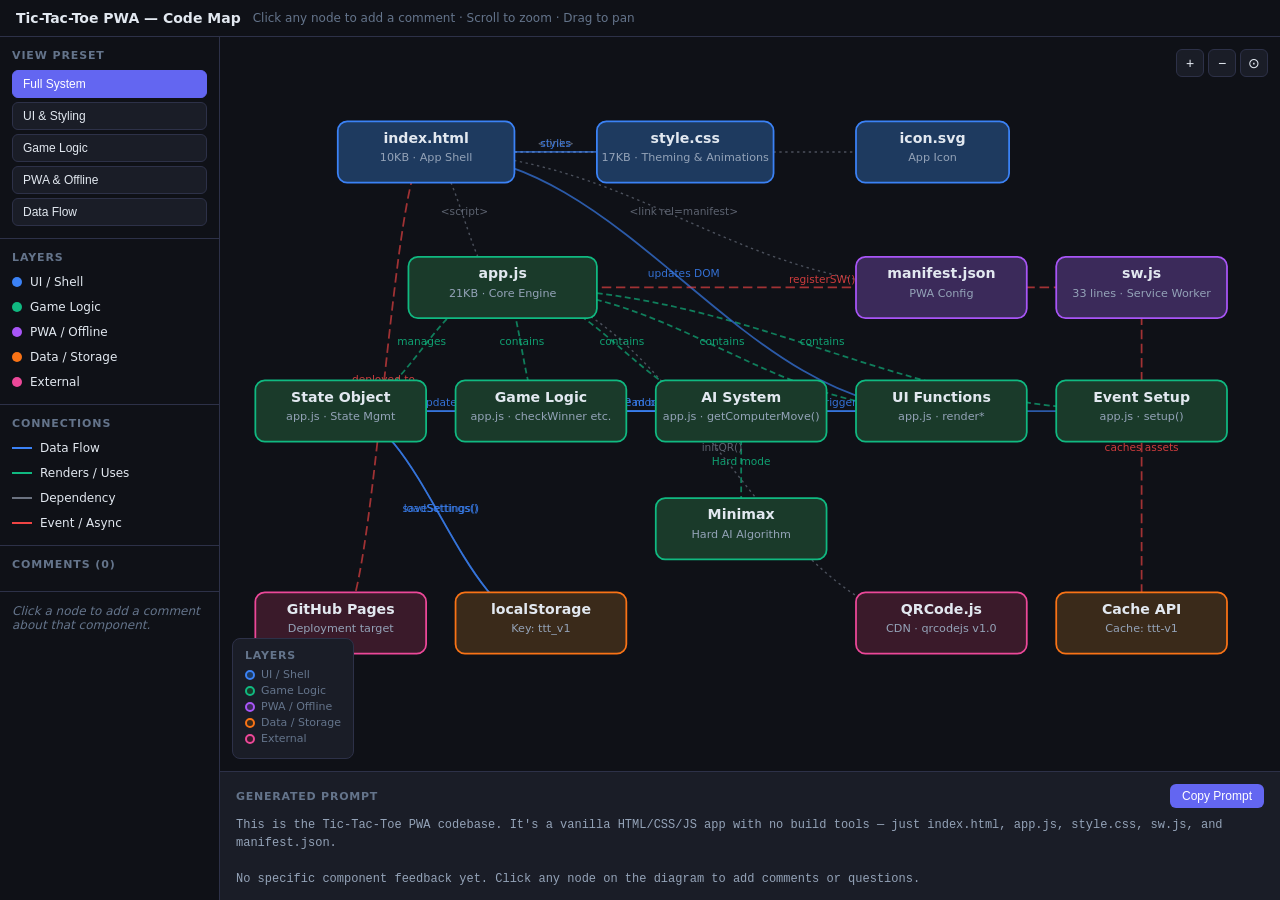
<file: codemap-playground.html>
<!DOCTYPE html>
<html lang="en">
<head>
<meta charset="UTF-8">
<meta name="viewport" content="width=device-width, initial-scale=1.0">
<title>Tic-Tac-Toe PWA — Code Map</title>
<style>
  *, *::before, *::after { box-sizing: border-box; margin: 0; padding: 0; }
  :root {
    --bg: #0f1117;
    --surface: #1a1d27;
    --border: #2d3148;
    --text: #e2e8f0;
    --muted: #64748b;
    --accent: #6366f1;
    --node-ui: #1e3a5f;
    --node-ui-border: #3b82f6;
    --node-logic: #1a3a2a;
    --node-logic-border: #10b981;
    --node-pwa: #3b2a5a;
    --node-pwa-border: #a855f7;
    --node-data: #3a2a1a;
    --node-data-border: #f97316;
    --node-external: #3a1a2a;
    --node-external-border: #ec4899;
  }
  body { font-family: system-ui, -apple-system, sans-serif; background: var(--bg); color: var(--text); height: 100vh; display: flex; flex-direction: column; overflow: hidden; }

  /* Header */
  header { padding: 10px 16px; border-bottom: 1px solid var(--border); display: flex; align-items: center; gap: 12px; flex-shrink: 0; }
  header h1 { font-size: 14px; font-weight: 600; color: var(--text); }
  header span { font-size: 12px; color: var(--muted); }

  /* Main layout */
  .layout { display: flex; flex: 1; overflow: hidden; }

  /* Sidebar */
  .sidebar { width: 220px; flex-shrink: 0; border-right: 1px solid var(--border); display: flex; flex-direction: column; overflow: hidden; }
  .sidebar-section { padding: 12px; border-bottom: 1px solid var(--border); }
  .sidebar-section h3 { font-size: 11px; font-weight: 600; color: var(--muted); text-transform: uppercase; letter-spacing: 0.08em; margin-bottom: 8px; }

  /* Presets */
  .presets { display: flex; flex-direction: column; gap: 4px; }
  .preset-btn { background: var(--surface); border: 1px solid var(--border); color: var(--text); font-size: 12px; padding: 6px 10px; border-radius: 6px; cursor: pointer; text-align: left; transition: all 0.15s; }
  .preset-btn:hover { border-color: var(--accent); color: var(--accent); }
  .preset-btn.active { background: var(--accent); border-color: var(--accent); color: #fff; }

  /* Layer toggles */
  .layer-toggles { display: flex; flex-direction: column; gap: 5px; }
  .layer-toggle { display: flex; align-items: center; gap: 8px; font-size: 12px; cursor: pointer; padding: 3px 0; }
  .layer-toggle input { display: none; }
  .layer-dot { width: 10px; height: 10px; border-radius: 50%; flex-shrink: 0; transition: opacity 0.2s; }
  .layer-toggle.off .layer-dot { opacity: 0.3; }
  .layer-toggle.off span { color: var(--muted); }
  .layer-name { flex: 1; }

  /* Connection filters */
  .conn-filters { display: flex; flex-direction: column; gap: 5px; }
  .conn-filter { display: flex; align-items: center; gap: 8px; font-size: 12px; cursor: pointer; padding: 3px 0; }
  .conn-filter input { display: none; }
  .conn-line { width: 20px; height: 2px; flex-shrink: 0; }
  .conn-filter.off .conn-line { opacity: 0.3; }
  .conn-filter.off span { color: var(--muted); }

  /* Comments */
  .comments-scroll { flex: 1; overflow-y: auto; padding: 12px; }
  .no-comments { font-size: 12px; color: var(--muted); font-style: italic; }
  .comment-item { background: var(--surface); border: 1px solid var(--border); border-radius: 6px; padding: 8px; margin-bottom: 6px; font-size: 12px; }
  .comment-target { font-weight: 600; color: var(--accent); margin-bottom: 3px; font-size: 11px; }
  .comment-text { color: var(--text); line-height: 1.4; margin-bottom: 6px; }
  .comment-delete { background: none; border: none; color: var(--muted); font-size: 11px; cursor: pointer; padding: 0; }
  .comment-delete:hover { color: #ef4444; }

  /* Canvas area */
  .canvas-area { flex: 1; display: flex; flex-direction: column; overflow: hidden; }
  .canvas-wrap { flex: 1; position: relative; overflow: hidden; background: var(--bg); }
  svg#diagram { width: 100%; height: 100%; cursor: grab; display: block; }
  svg#diagram:active { cursor: grabbing; }

  /* Zoom controls */
  .zoom-controls { position: absolute; top: 12px; right: 12px; display: flex; gap: 4px; z-index: 10; }
  .zoom-btn { background: var(--surface); border: 1px solid var(--border); color: var(--text); width: 28px; height: 28px; border-radius: 6px; cursor: pointer; font-size: 14px; display: flex; align-items: center; justify-content: center; transition: border-color 0.15s; }
  .zoom-btn:hover { border-color: var(--accent); }

  /* Legend */
  .legend { position: absolute; bottom: 12px; left: 12px; background: var(--surface); border: 1px solid var(--border); border-radius: 8px; padding: 10px 12px; font-size: 11px; z-index: 10; }
  .legend-title { font-weight: 600; color: var(--muted); text-transform: uppercase; letter-spacing: 0.07em; margin-bottom: 6px; }
  .legend-item { display: flex; align-items: center; gap: 6px; margin-bottom: 3px; color: var(--muted); }
  .legend-swatch { width: 10px; height: 10px; border-radius: 50%; border: 2px solid; }

  /* Prompt area */
  .prompt-area { border-top: 1px solid var(--border); padding: 12px 16px; flex-shrink: 0; background: var(--surface); }
  .prompt-header { display: flex; justify-content: space-between; align-items: center; margin-bottom: 8px; }
  .prompt-header span { font-size: 11px; color: var(--muted); font-weight: 600; text-transform: uppercase; letter-spacing: 0.07em; }
  .copy-btn { background: var(--accent); border: none; color: #fff; font-size: 12px; padding: 5px 12px; border-radius: 6px; cursor: pointer; transition: opacity 0.15s; }
  .copy-btn:hover { opacity: 0.85; }
  .prompt-text { font-family: 'Courier New', monospace; font-size: 12px; color: #94a3b8; line-height: 1.5; max-height: 80px; overflow-y: auto; white-space: pre-wrap; }

  /* Modal */
  .modal-overlay { display: none; position: fixed; inset: 0; background: rgba(0,0,0,0.6); z-index: 100; align-items: center; justify-content: center; }
  .modal-overlay.open { display: flex; }
  .modal { background: var(--surface); border: 1px solid var(--border); border-radius: 10px; padding: 20px; width: 380px; max-width: 90vw; }
  .modal h3 { font-size: 14px; margin-bottom: 4px; }
  .modal-subtitle { font-size: 11px; color: var(--muted); margin-bottom: 12px; font-family: monospace; }
  .modal textarea { width: 100%; background: var(--bg); border: 1px solid var(--border); color: var(--text); border-radius: 6px; padding: 8px 10px; font-size: 12px; font-family: system-ui, sans-serif; resize: vertical; min-height: 80px; outline: none; }
  .modal textarea:focus { border-color: var(--accent); }
  .modal-actions { display: flex; gap: 8px; justify-content: flex-end; margin-top: 10px; }
  .modal-actions button { font-size: 12px; padding: 6px 14px; border-radius: 6px; cursor: pointer; border: 1px solid var(--border); }
  .btn-cancel { background: none; color: var(--muted); }
  .btn-cancel:hover { color: var(--text); }
  .btn-save { background: var(--accent); border-color: var(--accent); color: #fff; }
  .btn-save:hover { opacity: 0.85; }
</style>
</head>
<body>

<header>
  <h1>Tic-Tac-Toe PWA — Code Map</h1>
  <span>Click any node to add a comment · Scroll to zoom · Drag to pan</span>
</header>

<div class="layout">
  <!-- Sidebar -->
  <div class="sidebar">
    <div class="sidebar-section">
      <h3>View Preset</h3>
      <div class="presets">
        <button class="preset-btn active" onclick="applyPreset('full')">Full System</button>
        <button class="preset-btn" onclick="applyPreset('frontend')">UI & Styling</button>
        <button class="preset-btn" onclick="applyPreset('logic')">Game Logic</button>
        <button class="preset-btn" onclick="applyPreset('pwa')">PWA & Offline</button>
        <button class="preset-btn" onclick="applyPreset('dataflow')">Data Flow</button>
      </div>
    </div>

    <div class="sidebar-section">
      <h3>Layers</h3>
      <div class="layer-toggles" id="layerToggles">
        <label class="layer-toggle" data-layer="ui">
          <input type="checkbox" checked onchange="toggleLayer('ui', this.checked)">
          <div class="layer-dot" style="background:#3b82f6"></div>
          <span class="layer-name">UI / Shell</span>
        </label>
        <label class="layer-toggle" data-layer="logic">
          <input type="checkbox" checked onchange="toggleLayer('logic', this.checked)">
          <div class="layer-dot" style="background:#10b981"></div>
          <span class="layer-name">Game Logic</span>
        </label>
        <label class="layer-toggle" data-layer="pwa">
          <input type="checkbox" checked onchange="toggleLayer('pwa', this.checked)">
          <div class="layer-dot" style="background:#a855f7"></div>
          <span class="layer-name">PWA / Offline</span>
        </label>
        <label class="layer-toggle" data-layer="data">
          <input type="checkbox" checked onchange="toggleLayer('data', this.checked)">
          <div class="layer-dot" style="background:#f97316"></div>
          <span class="layer-name">Data / Storage</span>
        </label>
        <label class="layer-toggle" data-layer="external">
          <input type="checkbox" checked onchange="toggleLayer('external', this.checked)">
          <div class="layer-dot" style="background:#ec4899"></div>
          <span class="layer-name">External</span>
        </label>
      </div>
    </div>

    <div class="sidebar-section">
      <h3>Connections</h3>
      <div class="conn-filters" id="connFilters">
        <label class="conn-filter" data-type="data-flow">
          <input type="checkbox" checked onchange="toggleConn('data-flow', this.checked)">
          <div class="conn-line" style="background:#3b82f6"></div>
          <span>Data Flow</span>
        </label>
        <label class="conn-filter" data-type="renders">
          <input type="checkbox" checked onchange="toggleConn('renders', this.checked)">
          <div class="conn-line" style="background:#10b981; border-top: 2px dashed #10b981; height:0"></div>
          <span>Renders / Uses</span>
        </label>
        <label class="conn-filter" data-type="dependency">
          <input type="checkbox" checked onchange="toggleConn('dependency', this.checked)">
          <div class="conn-line" style="background:#6b7280"></div>
          <span>Dependency</span>
        </label>
        <label class="conn-filter" data-type="event">
          <input type="checkbox" checked onchange="toggleConn('event', this.checked)">
          <div class="conn-line" style="background:#ef4444"></div>
          <span>Event / Async</span>
        </label>
      </div>
    </div>

    <div class="sidebar-section" style="flex-shrink:0">
      <h3>Comments (<span id="commentCount">0</span>)</h3>
    </div>
    <div class="comments-scroll" id="commentsList">
      <p class="no-comments">Click a node to add a comment about that component.</p>
    </div>
  </div>

  <!-- Canvas -->
  <div class="canvas-area">
    <div class="canvas-wrap">
      <svg id="diagram" viewBox="0 0 900 580"></svg>

      <div class="zoom-controls">
        <button class="zoom-btn" onclick="zoomIn()">+</button>
        <button class="zoom-btn" onclick="zoomOut()">−</button>
        <button class="zoom-btn" onclick="zoomReset()" title="Reset">⊙</button>
      </div>

      <div class="legend">
        <div class="legend-title">Layers</div>
        <div class="legend-item"><div class="legend-swatch" style="background:#1e3a5f;border-color:#3b82f6"></div>UI / Shell</div>
        <div class="legend-item"><div class="legend-swatch" style="background:#1a3a2a;border-color:#10b981"></div>Game Logic</div>
        <div class="legend-item"><div class="legend-swatch" style="background:#3b2a5a;border-color:#a855f7"></div>PWA / Offline</div>
        <div class="legend-item"><div class="legend-swatch" style="background:#3a2a1a;border-color:#f97316"></div>Data / Storage</div>
        <div class="legend-item"><div class="legend-swatch" style="background:#3a1a2a;border-color:#ec4899"></div>External</div>
      </div>
    </div>

    <div class="prompt-area">
      <div class="prompt-header">
        <span>Generated Prompt</span>
        <button class="copy-btn" id="copyBtn" onclick="copyPrompt()">Copy Prompt</button>
      </div>
      <div class="prompt-text" id="promptText"></div>
    </div>
  </div>
</div>

<!-- Comment Modal -->
<div class="modal-overlay" id="modalOverlay">
  <div class="modal">
    <h3 id="modalTitle"></h3>
    <div class="modal-subtitle" id="modalSubtitle"></div>
    <textarea id="modalTextarea" placeholder="What do you want to know or change about this component?"></textarea>
    <div class="modal-actions">
      <button class="btn-cancel" onclick="closeModal()">Cancel</button>
      <button class="btn-save" onclick="saveComment()">Save Comment</button>
    </div>
  </div>
</div>

<script>
// ─── State ───────────────────────────────────────────────────────────────────
const state = {
  layers: { ui: true, logic: true, pwa: true, data: true, external: true },
  conns: { 'data-flow': true, renders: true, dependency: true, event: true },
  comments: [],
  zoom: 1,
  pan: { x: 0, y: 0 },
  activePreset: 'full',
  modalNode: null
};

let isPanning = false, panStart = {x:0,y:0};

// ─── Nodes ───────────────────────────────────────────────────────────────────
const nodes = [
  // UI Layer (top band, y ~40-120)
  { id: 'index', label: 'index.html', subtitle: '10KB · App Shell', detail: 'HTML structure, modals, header, game board (9-cell grid), result overlay, settings & info modals', x: 100, y: 50, w: 150, h: 52, layer: 'ui', fill: '#1e3a5f', stroke: '#3b82f6' },
  { id: 'style', label: 'style.css', subtitle: '17KB · Theming & Animations', detail: 'CSS custom properties for dark/light themes, responsive grid, animations: confetti, cell pop, shake, bounce', x: 320, y: 50, w: 150, h: 52, layer: 'ui', fill: '#1e3a5f', stroke: '#3b82f6' },
  { id: 'icon', label: 'icon.svg', subtitle: 'App Icon', detail: 'SVG tic-tac-toe board icon with X/O pieces in brand colors', x: 540, y: 50, w: 130, h: 52, layer: 'ui', fill: '#1e3a5f', stroke: '#3b82f6' },

  // Logic Layer (y ~155-340)
  { id: 'appjs', label: 'app.js', subtitle: '21KB · Core Engine', detail: 'Central module containing all game logic, AI, state management, UI updates, animations, and event wiring', x: 160, y: 165, w: 160, h: 52, layer: 'logic', fill: '#1a3a2a', stroke: '#10b981' },
  { id: 'state', label: 'State Object', subtitle: 'app.js · State Mgmt', detail: 'Single source of truth: board[], currentPlayer, gameStatus, settings (theme, mode, difficulty, playerNames)', x: 30, y: 270, w: 145, h: 52, layer: 'logic', fill: '#1a3a2a', stroke: '#10b981' },
  { id: 'gamelogic', label: 'Game Logic', subtitle: 'app.js · checkWinner etc.', detail: 'checkWinner(), makeMove(), placeAndCheck(), endGame(), resetGame() — pure game state transitions', x: 200, y: 270, w: 145, h: 52, layer: 'logic', fill: '#1a3a2a', stroke: '#10b981' },
  { id: 'ai', label: 'AI System', subtitle: 'app.js · getComputerMove()', detail: 'Easy: random moves. Medium: win/block/center heuristic. Hard: minimax with alpha-beta pruning (unbeatable)', x: 370, y: 270, w: 145, h: 52, layer: 'logic', fill: '#1a3a2a', stroke: '#10b981' },
  { id: 'ui_fns', label: 'UI Functions', subtitle: 'app.js · render*', detail: 'renderBoard(), updateStatus(), updateActivePlayer(), renderStats(), renderNames(), showResult(), launchConfetti()', x: 540, y: 270, w: 145, h: 52, layer: 'logic', fill: '#1a3a2a', stroke: '#10b981' },
  { id: 'events', label: 'Event Setup', subtitle: 'app.js · setup()', detail: 'Attaches all click handlers for cells, mode toggles, difficulty, theme, modals, name inputs. Registers keyboard (Escape)', x: 710, y: 270, w: 145, h: 52, layer: 'logic', fill: '#1a3a2a', stroke: '#10b981' },
  { id: 'minimax', label: 'Minimax', subtitle: 'Hard AI Algorithm', detail: 'Recursive minimax with alpha-beta pruning. Scores +10 win, -10 loss, 0 draw. Depth-adjusted for faster wins. Unbeatable.', x: 370, y: 370, w: 145, h: 52, layer: 'logic', fill: '#1a3a2a', stroke: '#10b981' },

  // PWA Layer (right side, y ~155-220)
  { id: 'sw', label: 'sw.js', subtitle: '33 lines · Service Worker', detail: 'Cache-first strategy. Caches index.html, app.js, style.css, manifest.json, icon.svg, QRCode CDN. Works 100% offline.', x: 710, y: 165, w: 145, h: 52, layer: 'pwa', fill: '#3b2a5a', stroke: '#a855f7' },
  { id: 'manifest', label: 'manifest.json', subtitle: 'PWA Config', detail: 'Standalone display mode, theme #3b82f6, bg #0f172a, SVG icon with maskable purpose. Enables home screen install.', x: 540, y: 165, w: 145, h: 52, layer: 'pwa', fill: '#3b2a5a', stroke: '#a855f7' },

  // Data Layer (bottom, y ~440-500)
  { id: 'localstorage', label: 'localStorage', subtitle: 'Key: ttt_v1', detail: 'Persists: theme, mode, difficulty, playerNames, wins/losses/draws per mode (1P & 2P). Restored on init().', x: 200, y: 450, w: 145, h: 52, layer: 'data', fill: '#3a2a1a', stroke: '#f97316' },
  { id: 'cache', label: 'Cache API', subtitle: 'Cache: ttt-v1', detail: 'Service worker caches all static assets on install. Cleaned on activate if cache version changes.', x: 710, y: 450, w: 145, h: 52, layer: 'data', fill: '#3a2a1a', stroke: '#f97316' },

  // External
  { id: 'qrcode', label: 'QRCode.js', subtitle: 'CDN · qrcodejs v1.0', detail: 'Generates QR code pointing to GitHub Pages deployment URL. Fallback hides QR if CDN unavailable.', x: 540, y: 450, w: 145, h: 52, layer: 'external', fill: '#3a1a2a', stroke: '#ec4899' },
  { id: 'ghpages', label: 'GitHub Pages', subtitle: 'Deployment target', detail: 'Static hosting at alpiepho.github.io/my_tic_tac_toe/ — auto-deploys on push to main.', x: 30, y: 450, w: 145, h: 52, layer: 'external', fill: '#3a1a2a', stroke: '#ec4899' },
];

// ─── Connections ─────────────────────────────────────────────────────────────
const connections = [
  // index.html uses/links files
  { from: 'index', to: 'style', type: 'dependency', label: '<link>' },
  { from: 'index', to: 'appjs', type: 'dependency', label: '<script>' },
  { from: 'index', to: 'manifest', type: 'dependency', label: '<link rel=manifest>' },
  { from: 'index', to: 'icon', type: 'dependency', label: 'ref' },

  // app.js internal structure
  { from: 'appjs', to: 'state', type: 'renders', label: 'manages' },
  { from: 'appjs', to: 'gamelogic', type: 'renders', label: 'contains' },
  { from: 'appjs', to: 'ai', type: 'renders', label: 'contains' },
  { from: 'appjs', to: 'ui_fns', type: 'renders', label: 'contains' },
  { from: 'appjs', to: 'events', type: 'renders', label: 'contains' },
  { from: 'ai', to: 'minimax', type: 'renders', label: 'Hard mode' },

  // Data flow
  { from: 'events', to: 'gamelogic', type: 'data-flow', label: 'triggers' },
  { from: 'gamelogic', to: 'state', type: 'data-flow', label: 'updates' },
  { from: 'state', to: 'ui_fns', type: 'data-flow', label: 'read by' },
  { from: 'ui_fns', to: 'index', type: 'data-flow', label: 'updates DOM' },
  { from: 'style', to: 'index', type: 'data-flow', label: 'styles' },
  { from: 'gamelogic', to: 'ai', type: 'data-flow', label: '1P mode' },

  // Persistence
  { from: 'state', to: 'localstorage', type: 'data-flow', label: 'saveSettings()' },
  { from: 'localstorage', to: 'state', type: 'data-flow', label: 'loadSettings()' },

  // PWA / SW
  { from: 'appjs', to: 'sw', type: 'event', label: 'registerSW()' },
  { from: 'sw', to: 'cache', type: 'event', label: 'caches assets' },
  { from: 'appjs', to: 'qrcode', type: 'dependency', label: 'initQR()' },

  // External
  { from: 'index', to: 'ghpages', type: 'event', label: 'deployed to' },
];

// ─── Connection styling ───────────────────────────────────────────────────────
const connStyle = {
  'data-flow':   { color: '#3b82f6', dash: '', width: 1.5 },
  'renders':     { color: '#10b981', dash: '5,3', width: 1.5 },
  'dependency':  { color: '#6b7280', dash: '2,3', width: 1.2 },
  'event':       { color: '#ef4444', dash: '8,4', width: 1.5 },
};

// ─── Presets ─────────────────────────────────────────────────────────────────
const presets = {
  full:     { layers: {ui:true, logic:true, pwa:true, data:true, external:true}, conns: {'data-flow':true, renders:true, dependency:true, event:true} },
  frontend: { layers: {ui:true, logic:false, pwa:false, data:false, external:false}, conns: {'data-flow':false, renders:false, dependency:true, event:false} },
  logic:    { layers: {ui:false, logic:true, pwa:false, data:true, external:false}, conns: {'data-flow':true, renders:true, dependency:false, event:false} },
  pwa:      { layers: {ui:true, logic:false, pwa:true, data:true, external:true}, conns: {'data-flow':false, renders:false, dependency:true, event:true} },
  dataflow: { layers: {ui:true, logic:true, pwa:false, data:true, external:false}, conns: {'data-flow':true, renders:false, dependency:false, event:false} },
};

// ─── SVG Helpers ─────────────────────────────────────────────────────────────
const svgNS = 'http://www.w3.org/2000/svg';
function el(tag, attrs={}) {
  const e = document.createElementNS(svgNS, tag);
  for (const [k,v] of Object.entries(attrs)) e.setAttribute(k,v);
  return e;
}

// ─── Rendering ───────────────────────────────────────────────────────────────
function renderDiagram() {
  const svg = document.getElementById('diagram');
  svg.innerHTML = '';

  // Defs / arrowheads
  const defs = el('defs');
  for (const [type, style] of Object.entries(connStyle)) {
    const marker = el('marker', { id: `arrow-${type}`, markerWidth:'8', markerHeight:'6', refX:'7', refY:'3', orient:'auto' });
    const poly = el('polygon', { points:'0 0, 8 3, 0 6', fill: style.color });
    marker.appendChild(poly);
    defs.appendChild(marker);
  }
  svg.appendChild(defs);

  // Transform group for pan/zoom
  const g = el('g', { transform: `translate(${state.pan.x},${state.pan.y}) scale(${state.zoom})` });
  svg.appendChild(g);

  const visibleIds = new Set(nodes.filter(n => state.layers[n.layer]).map(n => n.id));

  // Draw connections
  for (const c of connections) {
    if (!state.conns[c.type]) continue;
    if (!visibleIds.has(c.from) || !visibleIds.has(c.to)) continue;
    const fromNode = nodes.find(n => n.id === c.from);
    const toNode = nodes.find(n => n.id === c.to);
    if (!fromNode || !toNode) continue;
    drawConnection(g, fromNode, toNode, c);
  }

  // Draw nodes
  for (const node of nodes) {
    if (!visibleIds.has(node.id)) continue;
    drawNode(g, node);
  }
}

function drawConnection(g, from, to, conn) {
  const style = connStyle[conn.type];
  const fx = from.x + from.w / 2, fy = from.y + from.h / 2;
  const tx = to.x + to.w / 2, ty = to.y + to.h / 2;
  const dx = tx - fx, dy = ty - fy;
  const cx1 = fx + dx * 0.4, cy1 = fy;
  const cx2 = tx - dx * 0.4, cy2 = ty;
  const path = el('path', {
    d: `M ${fx} ${fy} C ${cx1} ${cy1}, ${cx2} ${cy2}, ${tx} ${ty}`,
    fill: 'none', stroke: style.color, 'stroke-width': style.width,
    'stroke-dasharray': style.dash,
    'marker-end': `url(#arrow-${conn.type})`,
    opacity: '0.65'
  });
  g.appendChild(path);

  if (conn.label && Math.abs(dx) + Math.abs(dy) > 60) {
    const mx = (fx + tx) / 2, my = (fy + ty) / 2;
    const lbl = el('text', { x: mx, y: my - 4, fill: style.color, 'font-size': '9', 'text-anchor': 'middle', opacity: '0.85' });
    lbl.textContent = conn.label;
    g.appendChild(lbl);
  }
}

function drawNode(g, node) {
  const hasComment = state.comments.some(c => c.target === node.id);
  const grp = el('g', { cursor: 'pointer' });
  grp.addEventListener('click', () => openModal(node));

  // Shadow glow on hover
  grp.addEventListener('mouseenter', () => rect.setAttribute('filter', `drop-shadow(0 0 6px ${node.stroke}88)`));
  grp.addEventListener('mouseleave', () => rect.removeAttribute('filter'));

  const rect = el('rect', {
    x: node.x, y: node.y, width: node.w, height: node.h,
    rx: '8', fill: node.fill,
    stroke: hasComment ? '#f59e0b' : node.stroke,
    'stroke-width': hasComment ? '2.5' : '1.5'
  });

  const label = el('text', {
    x: node.x + node.w / 2, y: node.y + 18,
    fill: '#e2e8f0', 'font-size': '12', 'font-weight': '600', 'text-anchor': 'middle',
    'font-family': 'system-ui, sans-serif'
  });
  label.textContent = node.label;

  const sub = el('text', {
    x: node.x + node.w / 2, y: node.y + 34,
    fill: '#94a3b8', 'font-size': '9.5', 'text-anchor': 'middle',
    'font-family': 'system-ui, sans-serif'
  });
  sub.textContent = node.subtitle;

  grp.appendChild(rect);
  grp.appendChild(label);
  grp.appendChild(sub);

  if (hasComment) {
    const badge = el('circle', { cx: node.x + node.w - 8, cy: node.y + 8, r: '5', fill: '#f59e0b' });
    const badgeTxt = el('text', { x: node.x + node.w - 8, y: node.y + 12, fill: '#000', 'font-size': '7', 'text-anchor': 'middle', 'font-weight': 'bold' });
    badgeTxt.textContent = state.comments.filter(c=>c.target===node.id).length;
    grp.appendChild(badge);
    grp.appendChild(badgeTxt);
  }

  g.appendChild(grp);
}

// ─── Zoom / Pan ───────────────────────────────────────────────────────────────
function zoomIn()    { state.zoom = Math.min(2.5, state.zoom + 0.15); renderDiagram(); }
function zoomOut()   { state.zoom = Math.max(0.3, state.zoom - 0.15); renderDiagram(); }
function zoomReset() { state.zoom = 1; state.pan = {x:0, y:0}; renderDiagram(); }

const svg = document.getElementById('diagram');
svg.addEventListener('wheel', e => {
  e.preventDefault();
  state.zoom = Math.max(0.3, Math.min(2.5, state.zoom - e.deltaY * 0.001));
  renderDiagram();
}, { passive: false });

svg.addEventListener('mousedown', e => { isPanning = true; panStart = {x: e.clientX - state.pan.x, y: e.clientY - state.pan.y}; });
window.addEventListener('mousemove', e => { if (!isPanning) return; state.pan.x = e.clientX - panStart.x; state.pan.y = e.clientY - panStart.y; renderDiagram(); });
window.addEventListener('mouseup', () => isPanning = false);

// ─── Layer / Connection Toggles ───────────────────────────────────────────────
function toggleLayer(layer, on) {
  state.layers[layer] = on;
  const lbl = document.querySelector(`.layer-toggle[data-layer="${layer}"]`);
  if (lbl) lbl.classList.toggle('off', !on);
  state.activePreset = null;
  syncPresetButtons();
  renderAll();
}

function toggleConn(type, on) {
  state.conns[type] = on;
  const lbl = document.querySelector(`.conn-filter[data-type="${type}"]`);
  if (lbl) lbl.classList.toggle('off', !on);
  state.activePreset = null;
  syncPresetButtons();
  renderAll();
}

// ─── Presets ─────────────────────────────────────────────────────────────────
function applyPreset(name) {
  const p = presets[name];
  state.layers = {...p.layers};
  state.conns = {...p.conns};
  state.activePreset = name;

  // Sync layer toggles
  for (const [layer, on] of Object.entries(state.layers)) {
    const lbl = document.querySelector(`.layer-toggle[data-layer="${layer}"]`);
    if (lbl) { lbl.querySelector('input').checked = on; lbl.classList.toggle('off', !on); }
  }
  for (const [type, on] of Object.entries(state.conns)) {
    const lbl = document.querySelector(`.conn-filter[data-type="${type}"]`);
    if (lbl) { lbl.querySelector('input').checked = on; lbl.classList.toggle('off', !on); }
  }

  syncPresetButtons();
  renderAll();
}

function syncPresetButtons() {
  document.querySelectorAll('.preset-btn').forEach(btn => btn.classList.remove('active'));
  if (state.activePreset) {
    const active = document.querySelector(`.preset-btn[onclick="applyPreset('${state.activePreset}')"]`);
    if (active) active.classList.add('active');
  }
}

// ─── Modal ────────────────────────────────────────────────────────────────────
function openModal(node) {
  state.modalNode = node;
  document.getElementById('modalTitle').textContent = node.label;
  document.getElementById('modalSubtitle').textContent = node.detail;
  const existing = state.comments.find(c => c.target === node.id);
  document.getElementById('modalTextarea').value = existing ? existing.text : '';
  document.getElementById('modalOverlay').classList.add('open');
  setTimeout(() => document.getElementById('modalTextarea').focus(), 50);
}

function closeModal() {
  document.getElementById('modalOverlay').classList.remove('open');
  state.modalNode = null;
}

function saveComment() {
  const text = document.getElementById('modalTextarea').value.trim();
  const node = state.modalNode;
  if (!node) return;
  state.comments = state.comments.filter(c => c.target !== node.id);
  if (text) state.comments.push({ id: Date.now(), target: node.id, targetLabel: node.label, targetFile: node.subtitle, text });
  closeModal();
  renderAll();
}

document.getElementById('modalOverlay').addEventListener('click', e => { if (e.target === e.currentTarget) closeModal(); });
window.addEventListener('keydown', e => { if (e.key === 'Escape') closeModal(); });

// ─── Comments sidebar ─────────────────────────────────────────────────────────
function renderComments() {
  const list = document.getElementById('commentsList');
  document.getElementById('commentCount').textContent = state.comments.length;
  if (!state.comments.length) {
    list.innerHTML = '<p class="no-comments">Click a node to add a comment about that component.</p>';
    return;
  }
  list.innerHTML = state.comments.map(c => `
    <div class="comment-item">
      <div class="comment-target">${c.targetLabel}</div>
      <div class="comment-text">${c.text}</div>
      <button class="comment-delete" onclick="deleteComment(${c.id})">✕ Remove</button>
    </div>
  `).join('');
}

function deleteComment(id) {
  state.comments = state.comments.filter(c => c.id !== id);
  renderAll();
}

// ─── Prompt ───────────────────────────────────────────────────────────────────
function updatePrompt() {
  const visibleLayers = Object.entries(state.layers).filter(([,v])=>v).map(([k])=>k);
  const allLayers = Object.keys(state.layers);
  const showingAll = visibleLayers.length === allLayers.length;

  let text = `This is the Tic-Tac-Toe PWA codebase`;
  if (!showingAll) {
    const names = {ui:'UI/Shell', logic:'Game Logic', pwa:'PWA/Offline', data:'Data/Storage', external:'External'};
    text += `, focusing on the ${visibleLayers.map(l=>names[l]).join(', ')} layer${visibleLayers.length>1?'s':''}`;
  }
  text += `. It's a vanilla HTML/CSS/JS app with no build tools — just index.html, app.js, style.css, sw.js, and manifest.json.`;

  if (state.comments.length) {
    text += `\n\nFeedback on specific components:\n`;
    for (const c of state.comments) {
      text += `\n**${c.targetLabel}** (${c.targetFile}):\n${c.text}\n`;
    }
  } else {
    text += `\n\nNo specific component feedback yet. Click any node on the diagram to add comments or questions.`;
  }

  document.getElementById('promptText').textContent = text;
}

function copyPrompt() {
  const text = document.getElementById('promptText').textContent;
  navigator.clipboard.writeText(text).then(() => {
    const btn = document.getElementById('copyBtn');
    btn.textContent = 'Copied!';
    setTimeout(() => btn.textContent = 'Copy Prompt', 1500);
  });
}

// ─── Master render ────────────────────────────────────────────────────────────
function renderAll() {
  renderDiagram();
  renderComments();
  updatePrompt();
}

// ─── Init ─────────────────────────────────────────────────────────────────────
renderAll();
</script>
</body>
</html>
</file>
